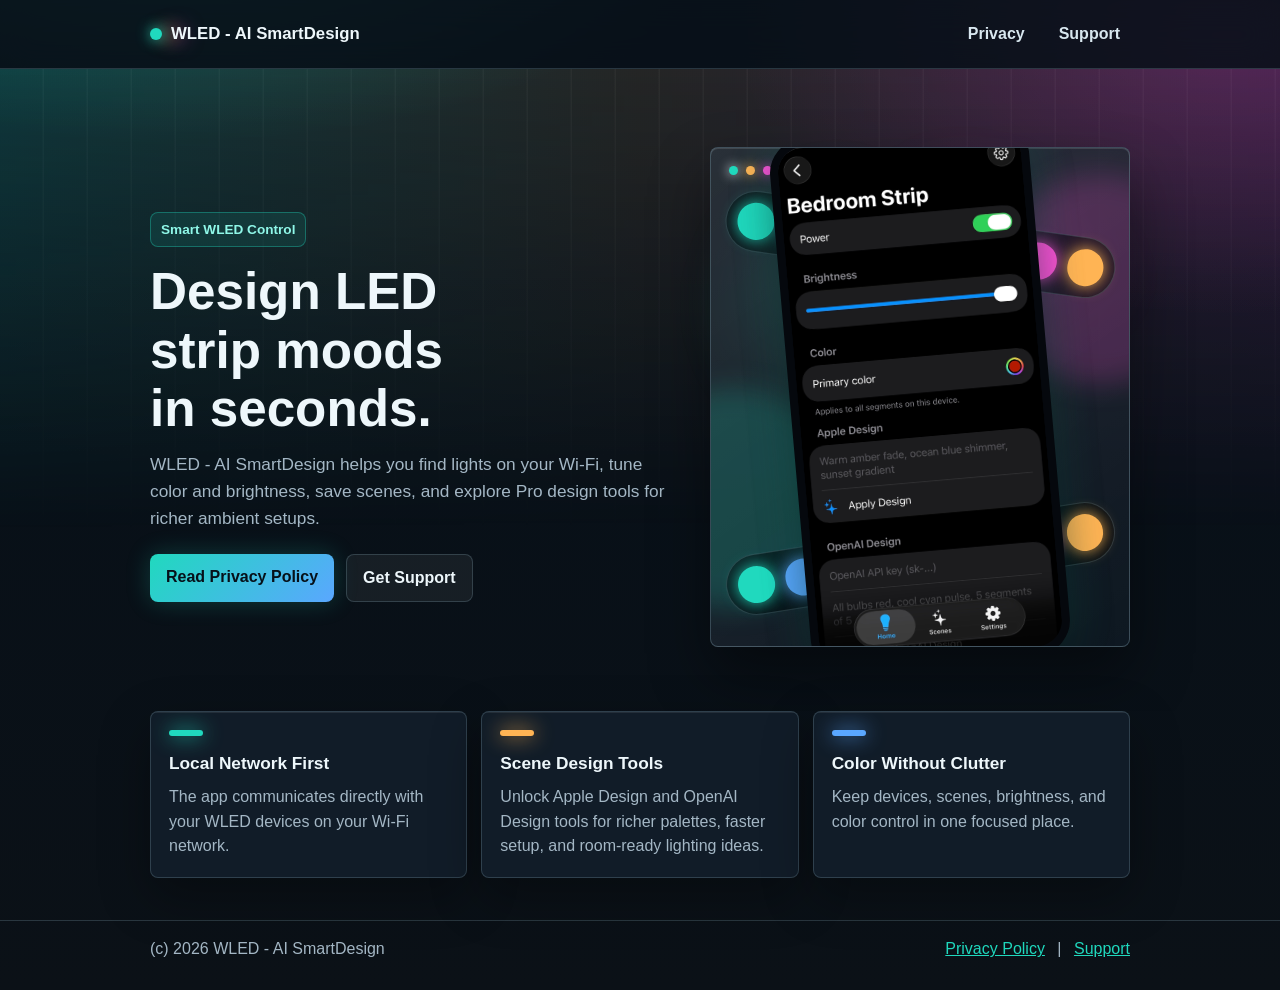
<file: index.html>
<!doctype html>
<html lang="en">
  <head>
    <meta charset="UTF-8" />
    <meta name="viewport" content="width=device-width, initial-scale=1.0" />
    <title>WLED - AI SmartDesign - Official App Site</title>
    <meta
      name="description"
      content="Control your WLED lights from iPhone. Manage devices, scenes, brightness, colors, and Pro design features."
    />
    <link rel="stylesheet" href="styles.css" />
  </head>
  <body>
    <header class="site-header">
      <div class="container nav">
        <a class="brand" href="./index.html">WLED - AI SmartDesign</a>
        <nav>
          <a href="./privacy.html">Privacy</a>
          <a href="./support.html">Support</a>
        </nav>
      </div>
    </header>

    <main>
      <section class="hero">
        <div class="container hero-grid">
          <div class="hero-copy">
            <p class="badge">Smart WLED Control</p>
            <h1>Design LED strip moods in seconds.</h1>
            <p class="lead">
              WLED - AI SmartDesign helps you find lights on your Wi-Fi, tune
              color and brightness, save scenes, and explore Pro design tools
              for richer ambient setups.
            </p>
            <div class="cta-row">
              <a class="btn" href="./privacy.html">Read Privacy Policy</a>
              <a class="btn btn-secondary" href="./support.html">Get Support</a>
            </div>
          </div>

          <div
            class="hero-visual"
            role="img"
            aria-label="WLED app screenshot with colorful LED strip preview"
          >
            <div class="glow-field"></div>
            <div class="light-panel">
              <div class="panel-topline">
                <span></span>
                <span></span>
                <span></span>
              </div>
              <div class="phone-frame">
                <img
                  class="app-screenshot"
                  src="./assets/app-bedroom-strip.jpg"
                  alt="WLED - AI SmartDesign Bedroom Strip control screen"
                />
              </div>
              <div class="led-strip led-strip-top">
                <span></span><span></span><span></span><span></span>
                <span></span><span></span><span></span><span></span>
              </div>
              <div class="led-strip led-strip-bottom">
                <span></span><span></span><span></span><span></span>
                <span></span><span></span><span></span><span></span>
              </div>
            </div>
          </div>
        </div>
      </section>

      <section class="container cards">
        <article class="card">
          <span class="card-light"></span>
          <h2>Local Network First</h2>
          <p>
            The app communicates directly with your WLED devices on your Wi-Fi
            network.
          </p>
        </article>
        <article class="card">
          <span class="card-light card-light-warm"></span>
          <h2>Scene Design Tools</h2>
          <p>
            Unlock Apple Design and OpenAI Design tools for richer palettes,
            faster setup, and room-ready lighting ideas.
          </p>
        </article>
        <article class="card">
          <span class="card-light card-light-cool"></span>
          <h2>Color Without Clutter</h2>
          <p>
            Keep devices, scenes, brightness, and color control in one focused
            place.
          </p>
        </article>
      </section>
    </main>

    <footer class="site-footer">
      <div class="container footer-wrap">
        <p>(c) <span id="year"></span> WLED - AI SmartDesign</p>
        <p>
          <a href="./privacy.html">Privacy Policy</a>
          <span class="dot">|</span>
          <a href="./support.html">Support</a>
        </p>
      </div>
    </footer>

    <script>
      document.getElementById("year").textContent = String(
        new Date().getFullYear()
      );
    </script>
  </body>
</html>
</file>
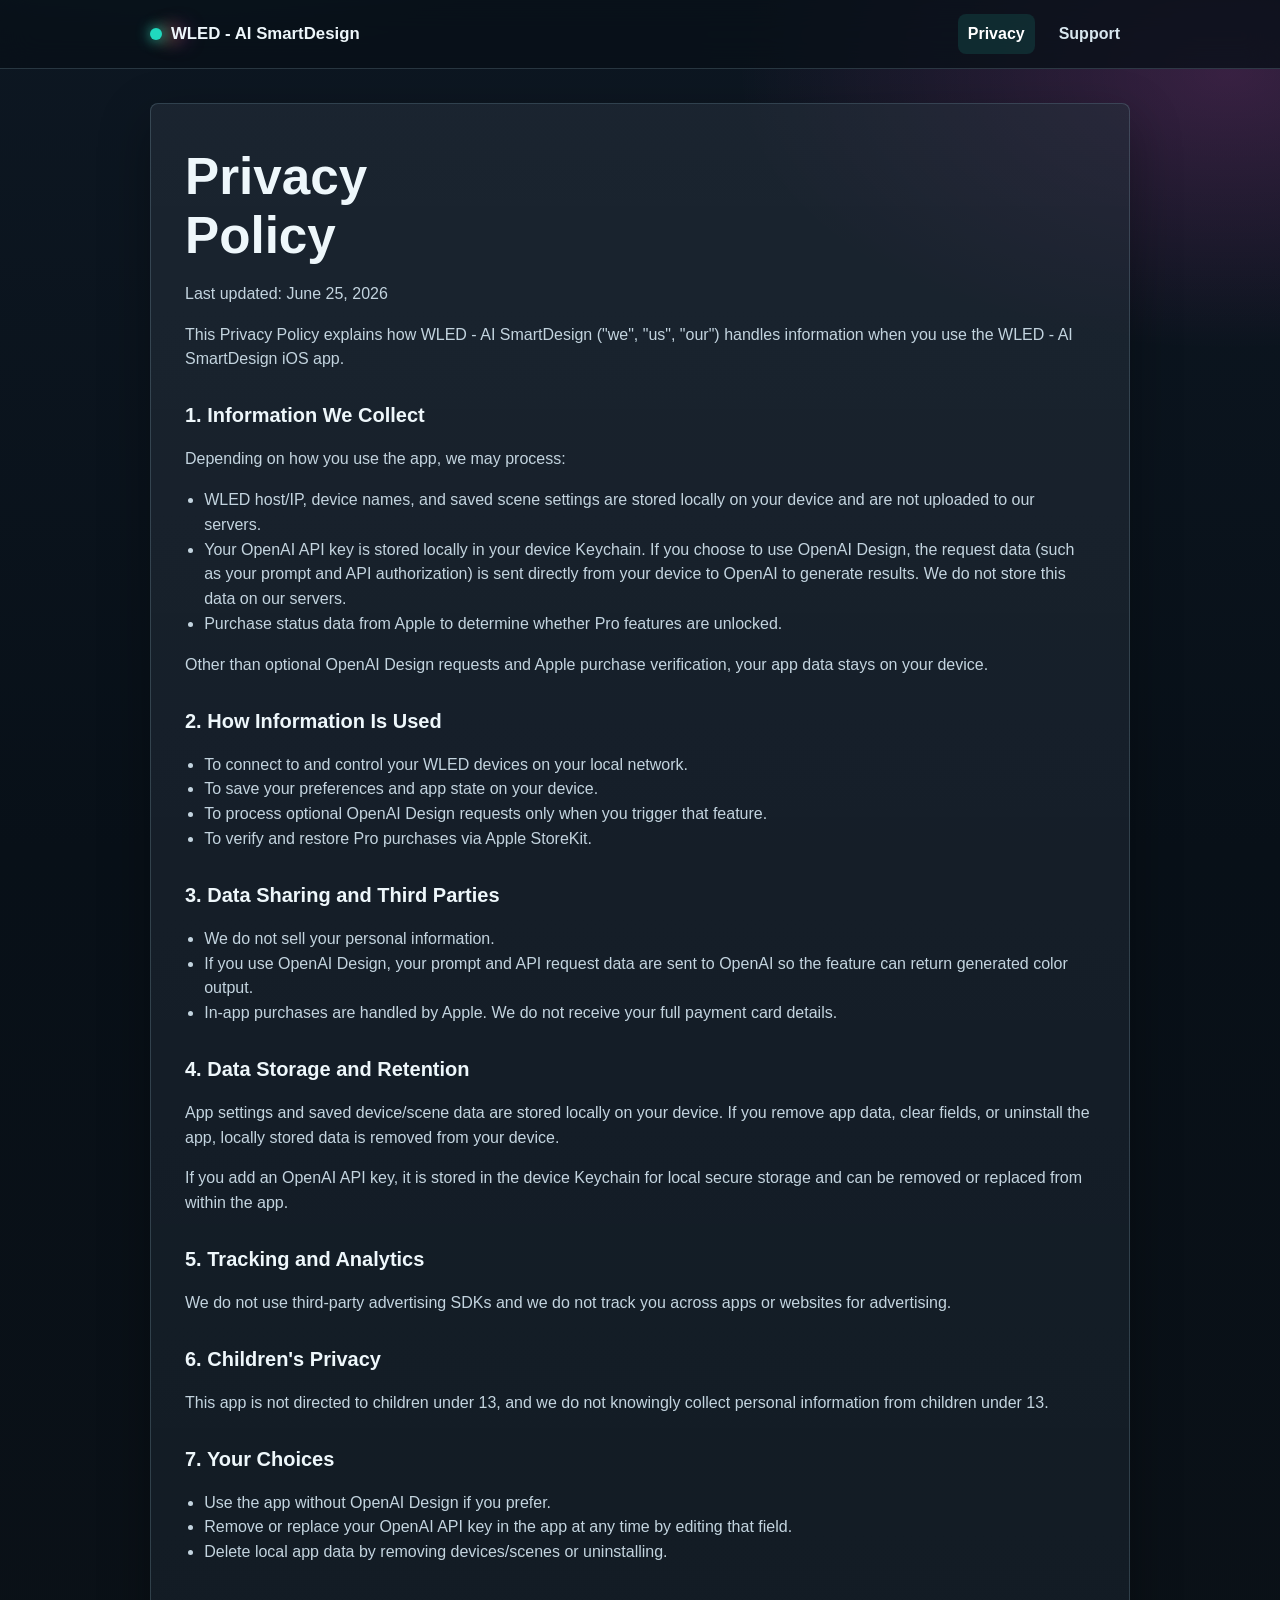
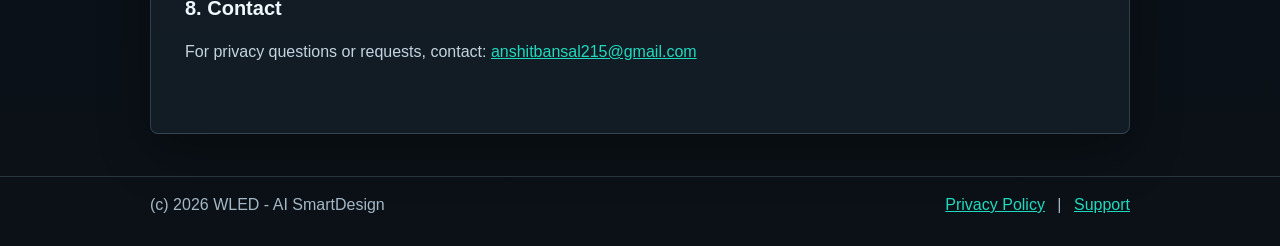
<file: privacy.html>
<!doctype html>
<html lang="en">
  <head>
    <meta charset="UTF-8" />
    <meta name="viewport" content="width=device-width, initial-scale=1.0" />
    <title>Privacy Policy - WLED - AI SmartDesign</title>
    <meta
      name="description"
      content="Privacy Policy for WLED - AI SmartDesign iOS app."
    />
    <link rel="stylesheet" href="styles.css" />
  </head>
  <body>
    <header class="site-header">
      <div class="container nav">
        <a class="brand" href="./index.html">WLED - AI SmartDesign</a>
        <nav>
          <a aria-current="page" href="./privacy.html">Privacy</a>
          <a href="./support.html">Support</a>
        </nav>
      </div>
    </header>

    <main class="container legal">
      <h1>Privacy Policy</h1>
      <p class="muted">Last updated: June 25, 2026</p>

      <p>
        This Privacy Policy explains how WLED - AI SmartDesign ("we", "us", "our")
        handles information when you use the WLED - AI SmartDesign iOS app.
      </p>

      <h2>1. Information We Collect</h2>
      <p>Depending on how you use the app, we may process:</p>
      <ul>
        <li>
          WLED host/IP, device names, and saved scene settings are stored
          locally on your device and are not uploaded to our servers.
        </li>
        <li>
          Your OpenAI API key is stored locally in your device Keychain. If you
          choose to use OpenAI Design, the request data (such as your prompt and
          API authorization) is sent directly from your device to OpenAI to
          generate results. We do not store this data on our servers.
        </li>
        <li>
          Purchase status data from Apple to determine whether Pro features are
          unlocked.
        </li>
      </ul>
      <p>
        Other than optional OpenAI Design requests and Apple purchase
        verification, your app data stays on your device.
      </p>

      <h2>2. How Information Is Used</h2>
      <ul>
        <li>To connect to and control your WLED devices on your local network.</li>
        <li>To save your preferences and app state on your device.</li>
        <li>
          To process optional OpenAI Design requests only when you trigger that
          feature.
        </li>
        <li>To verify and restore Pro purchases via Apple StoreKit.</li>
      </ul>

      <h2>3. Data Sharing and Third Parties</h2>
      <ul>
        <li>
          We do not sell your personal information.
        </li>
        <li>
          If you use OpenAI Design, your prompt and API request data are sent to
          OpenAI so the feature can return generated color output.
        </li>
        <li>
          In-app purchases are handled by Apple. We do not receive your full
          payment card details.
        </li>
      </ul>

      <h2>4. Data Storage and Retention</h2>
      <p>
        App settings and saved device/scene data are stored locally on your
        device. If you remove app data, clear fields, or uninstall the app,
        locally stored data is removed from your device.
      </p>
      <p>
        If you add an OpenAI API key, it is stored in the device Keychain for
        local secure storage and can be removed or replaced from within the app.
      </p>

      <h2>5. Tracking and Analytics</h2>
      <p>
        We do not use third-party advertising SDKs and we do not track you
        across apps or websites for advertising.
      </p>

      <h2>6. Children's Privacy</h2>
      <p>
        This app is not directed to children under 13, and we do not knowingly
        collect personal information from children under 13.
      </p>

      <h2>7. Your Choices</h2>
      <ul>
        <li>Use the app without OpenAI Design if you prefer.</li>
        <li>
          Remove or replace your OpenAI API key in the app at any time by
          editing that field.
        </li>
        <li>Delete local app data by removing devices/scenes or uninstalling.</li>
      </ul>

      <h2>8. Contact</h2>
      <p>
        For privacy questions or requests, contact:
        <a href="mailto:anshitbansal215@gmail.com"
          >anshitbansal215@gmail.com</a
        >
      </p>
    </main>

    <footer class="site-footer">
      <div class="container footer-wrap">
        <p>(c) <span id="year"></span> WLED - AI SmartDesign</p>
        <p>
          <a href="./privacy.html">Privacy Policy</a>
          <span class="dot">|</span>
          <a href="./support.html">Support</a>
        </p>
      </div>
    </footer>

    <script>
      document.getElementById("year").textContent = String(
        new Date().getFullYear()
      );
    </script>
  </body>
</html>
</file>
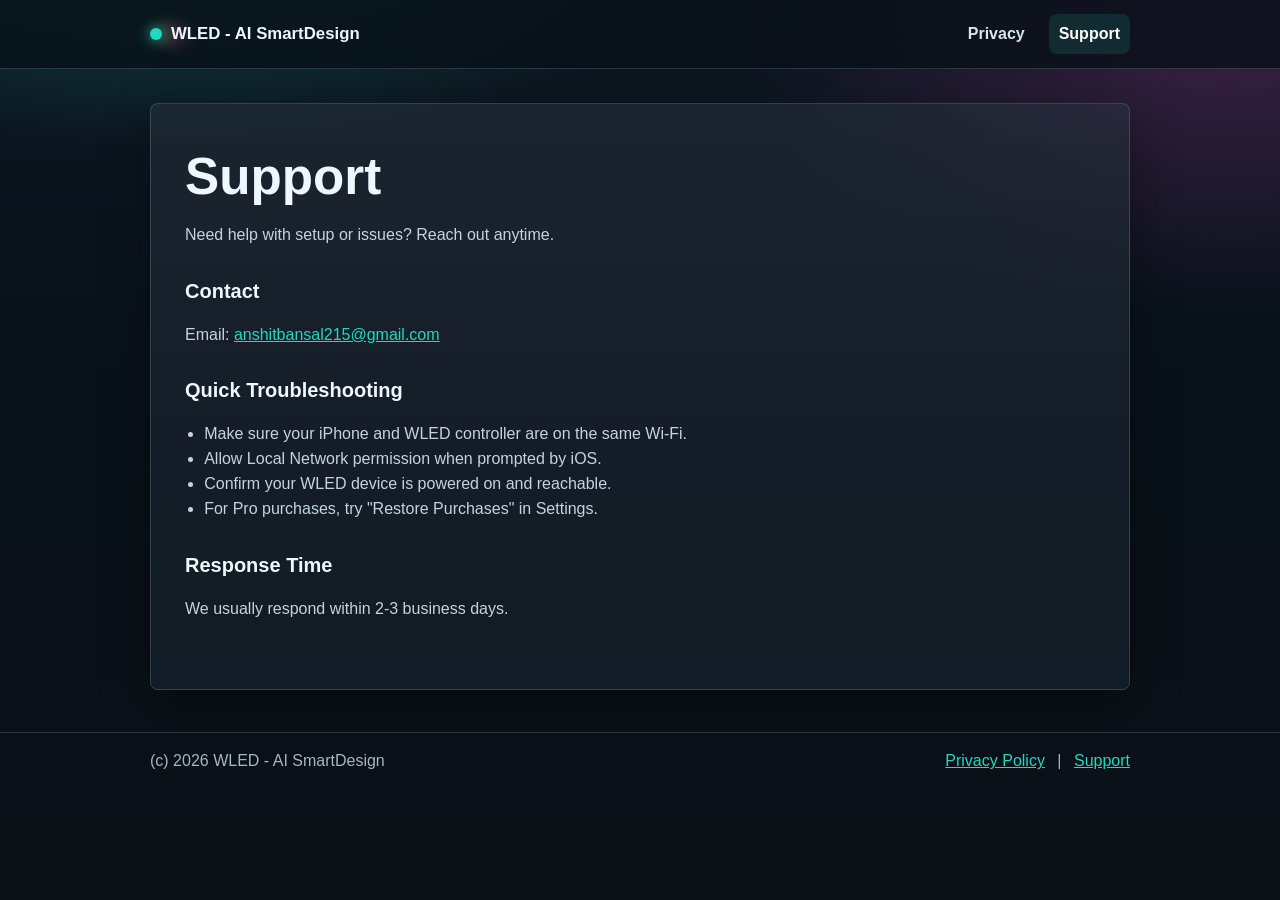
<file: support.html>
<!doctype html>
<html lang="en">
  <head>
    <meta charset="UTF-8" />
    <meta name="viewport" content="width=device-width, initial-scale=1.0" />
    <title>Support - WLED - AI SmartDesign</title>
    <meta name="description" content="Support page for WLED - AI SmartDesign." />
    <link rel="stylesheet" href="styles.css" />
  </head>
  <body>
    <header class="site-header">
      <div class="container nav">
        <a class="brand" href="./index.html">WLED - AI SmartDesign</a>
        <nav>
          <a href="./privacy.html">Privacy</a>
          <a aria-current="page" href="./support.html">Support</a>
        </nav>
      </div>
    </header>

    <main class="container legal">
      <h1>Support</h1>
      <p class="muted">Need help with setup or issues? Reach out anytime.</p>

      <h2>Contact</h2>
      <p>
        Email:
        <a href="mailto:anshitbansal215@gmail.com"
          >anshitbansal215@gmail.com</a
        >
      </p>

      <h2>Quick Troubleshooting</h2>
      <ul>
        <li>Make sure your iPhone and WLED controller are on the same Wi-Fi.</li>
        <li>Allow Local Network permission when prompted by iOS.</li>
        <li>Confirm your WLED device is powered on and reachable.</li>
        <li>For Pro purchases, try "Restore Purchases" in Settings.</li>
      </ul>

      <h2>Response Time</h2>
      <p>We usually respond within 2-3 business days.</p>
    </main>

    <footer class="site-footer">
      <div class="container footer-wrap">
        <p>(c) <span id="year"></span> WLED - AI SmartDesign</p>
        <p>
          <a href="./privacy.html">Privacy Policy</a>
          <span class="dot">|</span>
          <a href="./support.html">Support</a>
        </p>
      </div>
    </footer>

    <script>
      document.getElementById("year").textContent = String(
        new Date().getFullYear()
      );
    </script>
  </body>
</html>
</file>
<file: styles.css>
:root {
  --bg: #081018;
  --panel: #111c28;
  --ink: #eef7fb;
  --muted: #a4b7c5;
  --brand: #20d9be;
  --accent: #ffb454;
  --pink: #ff4fd8;
  --blue: #5aa7ff;
  --line: rgba(181, 225, 244, 0.18);
  --warn: #ffd1bf;
  --shadow: 0 18px 52px rgba(0, 0, 0, 0.32);
}

* {
  box-sizing: border-box;
}

html,
body {
  margin: 0;
  padding: 0;
}

body {
  font-family: "Avenir Next", "Trebuchet MS", "Segoe UI", sans-serif;
  color: var(--ink);
  background:
    radial-gradient(900px 420px at 14% -12%, rgba(32, 217, 190, 0.28), transparent 62%),
    radial-gradient(820px 460px at 96% 4%, rgba(255, 79, 216, 0.18), transparent 60%),
    linear-gradient(180deg, #0d1722 0%, #081018 46%, #0b1117 100%),
    var(--bg);
  line-height: 1.55;
  min-height: 100vh;
}

a {
  color: var(--brand);
}

.container {
  width: min(980px, 92vw);
  margin: 0 auto;
}

.site-header {
  position: sticky;
  top: 0;
  z-index: 10;
  backdrop-filter: blur(16px);
  background: rgba(8, 16, 24, 0.78);
  border-bottom: 1px solid var(--line);
}

.nav {
  min-height: 68px;
  display: flex;
  align-items: center;
  justify-content: space-between;
  gap: 12px;
}

.brand {
  display: inline-flex;
  align-items: center;
  gap: 9px;
  font-weight: 800;
  font-size: 1.05rem;
  letter-spacing: 0;
  text-decoration: none;
  color: var(--ink);
}

.brand::before {
  content: "";
  width: 12px;
  height: 12px;
  border-radius: 50%;
  background: var(--brand);
  box-shadow:
    0 0 14px rgba(32, 217, 190, 0.95),
    11px 0 18px rgba(255, 180, 84, 0.65),
    22px 0 20px rgba(255, 79, 216, 0.55);
}

nav {
  display: flex;
  gap: 14px;
}

nav a {
  text-decoration: none;
  color: #d8e7ef;
  font-weight: 650;
  padding: 8px 10px;
  border-radius: 8px;
}

nav a:hover,
nav a[aria-current="page"] {
  background: rgba(32, 217, 190, 0.12);
  color: #ffffff;
}

.hero {
  position: relative;
  overflow: hidden;
  padding: 78px 0 44px;
}

.hero::before {
  content: "";
  position: absolute;
  inset: 0;
  pointer-events: none;
  background:
    linear-gradient(90deg, rgba(32, 217, 190, 0.18), rgba(255, 180, 84, 0.1), rgba(255, 79, 216, 0.14)),
    repeating-linear-gradient(90deg, transparent 0 42px, rgba(255, 255, 255, 0.035) 43px 44px);
  -webkit-mask-image: linear-gradient(180deg, #000 0%, transparent 72%);
  mask-image: linear-gradient(180deg, #000 0%, transparent 72%);
}

.hero-grid {
  position: relative;
  display: grid;
  grid-template-columns: minmax(0, 1fr) minmax(310px, 420px);
  gap: 42px;
  align-items: center;
}

.hero-copy {
  max-width: 660px;
}

.badge {
  display: inline-block;
  margin: 0 0 8px;
  padding: 6px 10px;
  border: 1px solid rgba(32, 217, 190, 0.35);
  border-radius: 8px;
  background: rgba(32, 217, 190, 0.1);
  color: #8ff7e8;
  font-weight: 700;
  font-size: 0.85rem;
}

h1 {
  margin: 8px 0 12px;
  font-size: clamp(2rem, 5vw, 3.2rem);
  line-height: 1.15;
  max-width: 11ch;
  text-wrap: balance;
}

.lead {
  margin: 0;
  max-width: 62ch;
  color: var(--muted);
  font-size: 1.08rem;
}

.cta-row {
  margin-top: 22px;
  display: flex;
  flex-wrap: wrap;
  gap: 12px;
}

.btn {
  display: inline-block;
  background: linear-gradient(135deg, var(--brand), var(--blue));
  color: #061019;
  text-decoration: none;
  font-weight: 700;
  padding: 11px 16px;
  border-radius: 8px;
  box-shadow: 0 0 24px rgba(32, 217, 190, 0.22);
  transition: transform 0.16s ease, box-shadow 0.16s ease;
}

.btn:hover {
  transform: translateY(-1px);
  box-shadow: 0 0 34px rgba(90, 167, 255, 0.32);
}

.btn-secondary {
  background: rgba(255, 255, 255, 0.06);
  color: var(--ink);
  border: 1px solid var(--line);
  box-shadow: none;
}

.hero-visual {
  position: relative;
  min-height: 520px;
}

.glow-field {
  position: absolute;
  inset: 18px 0 auto 14px;
  height: 300px;
  border-radius: 46% 54% 51% 49%;
  background:
    radial-gradient(circle at 20% 40%, rgba(32, 217, 190, 0.44), transparent 34%),
    radial-gradient(circle at 74% 20%, rgba(255, 79, 216, 0.34), transparent 33%),
    radial-gradient(circle at 58% 78%, rgba(255, 180, 84, 0.28), transparent 32%);
  filter: blur(22px);
}

.light-panel {
  position: relative;
  min-height: 500px;
  border: 1px solid rgba(181, 225, 244, 0.24);
  border-radius: 8px;
  background:
    linear-gradient(145deg, rgba(255, 255, 255, 0.11), rgba(255, 255, 255, 0.02)),
    rgba(11, 21, 31, 0.78);
  box-shadow:
    0 28px 60px rgba(0, 0, 0, 0.42),
    inset 0 1px 0 rgba(255, 255, 255, 0.12);
  overflow: hidden;
}

.light-panel::before,
.light-panel::after {
  content: "";
  position: absolute;
  border-radius: 999px;
  filter: blur(14px);
}

.light-panel::before {
  width: 210px;
  height: 210px;
  right: -76px;
  top: 26px;
  background: rgba(255, 79, 216, 0.2);
}

.light-panel::after {
  width: 220px;
  height: 220px;
  left: -88px;
  bottom: 38px;
  background: rgba(32, 217, 190, 0.2);
}

.panel-topline {
  position: absolute;
  top: 18px;
  left: 18px;
  display: flex;
  gap: 8px;
}

.panel-topline span {
  width: 9px;
  height: 9px;
  border-radius: 50%;
  background: var(--brand);
  box-shadow: 0 0 12px currentColor;
}

.panel-topline span:nth-child(2) {
  color: var(--accent);
  background: var(--accent);
}

.panel-topline span:nth-child(3) {
  color: var(--pink);
  background: var(--pink);
}

.phone-frame {
  position: absolute;
  z-index: 2;
  left: 50%;
  top: 50%;
  width: min(260px, 68vw);
  aspect-ratio: 1206 / 2479;
  transform: translate(-50%, -50%) rotate(-5deg);
  border: 8px solid #05080d;
  border-radius: 34px;
  background: #05080d;
  box-shadow:
    0 18px 42px rgba(0, 0, 0, 0.4),
    0 0 46px rgba(32, 217, 190, 0.18);
  overflow: hidden;
}

.phone-frame::after {
  content: "";
  position: absolute;
  inset: 0;
  border-radius: 24px;
  box-shadow: inset 0 1px 0 rgba(255, 255, 255, 0.16);
  pointer-events: none;
}

.app-screenshot {
  display: block;
  width: 100%;
  height: 100%;
  border-radius: 24px;
  object-fit: cover;
}

.led-strip {
  position: absolute;
  z-index: 1;
  display: grid;
  grid-template-columns: repeat(8, 1fr);
  gap: 11px;
  width: 94%;
  left: 3%;
  padding: 11px;
  border-radius: 999px;
  background: rgba(2, 6, 10, 0.55);
  border: 1px solid rgba(181, 225, 244, 0.18);
}

.led-strip-top {
  top: 66px;
  transform: rotate(8deg);
}

.led-strip-bottom {
  bottom: 58px;
  transform: rotate(-9deg);
}

.led-strip span {
  aspect-ratio: 1;
  border-radius: 50%;
  background: var(--brand);
  box-shadow: 0 0 16px rgba(32, 217, 190, 0.95);
}

.led-strip span:nth-child(2),
.led-strip span:nth-child(6) {
  background: var(--blue);
  box-shadow: 0 0 16px rgba(90, 167, 255, 0.95);
}

.led-strip span:nth-child(3),
.led-strip span:nth-child(7) {
  background: var(--pink);
  box-shadow: 0 0 16px rgba(255, 79, 216, 0.95);
}

.led-strip span:nth-child(4),
.led-strip span:nth-child(8) {
  background: var(--accent);
  box-shadow: 0 0 16px rgba(255, 180, 84, 0.95);
}

.cards {
  display: grid;
  grid-template-columns: repeat(3, minmax(0, 1fr));
  gap: 14px;
  margin-bottom: 42px;
}

.card {
  position: relative;
  background: var(--panel);
  border: 1px solid var(--line);
  border-radius: 8px;
  padding: 18px;
  box-shadow: var(--shadow);
  overflow: hidden;
}

.card::before {
  content: "";
  position: absolute;
  inset: 0;
  border-top: 1px solid rgba(255, 255, 255, 0.08);
  pointer-events: none;
}

.card-light {
  display: block;
  width: 34px;
  height: 6px;
  margin-bottom: 14px;
  border-radius: 999px;
  background: var(--brand);
  box-shadow: 0 0 20px rgba(32, 217, 190, 0.95);
}

.card-light-warm {
  background: var(--accent);
  box-shadow: 0 0 20px rgba(255, 180, 84, 0.95);
}

.card-light-cool {
  background: var(--blue);
  box-shadow: 0 0 20px rgba(90, 167, 255, 0.95);
}

.card h2 {
  margin: 0 0 8px;
  font-size: 1.08rem;
}

.card p {
  margin: 0;
  color: var(--muted);
}

.legal {
  padding-top: 36px;
  padding-bottom: 52px;
  background:
    linear-gradient(180deg, rgba(255, 255, 255, 0.05), rgba(255, 255, 255, 0.02)),
    rgba(17, 28, 40, 0.58);
  border: 1px solid var(--line);
  border-radius: 8px;
  margin-top: 34px;
  margin-bottom: 42px;
  padding-left: clamp(18px, 4vw, 34px);
  padding-right: clamp(18px, 4vw, 34px);
  box-shadow: var(--shadow);
}

.legal h1 {
  margin-bottom: 6px;
}

.legal h2 {
  margin-top: 28px;
  margin-bottom: 8px;
  font-size: 1.25rem;
}

.legal p,
.legal li {
  color: #c3d4df;
}

.legal ul {
  padding-left: 1.2rem;
}

.muted {
  color: var(--muted);
}

.warning {
  margin-top: 20px;
  padding: 10px 12px;
  border-left: 4px solid var(--accent);
  background: rgba(255, 180, 84, 0.12);
  color: var(--warn);
  border-radius: 6px;
}

.site-footer {
  border-top: 1px solid var(--line);
  padding: 16px 0 28px;
}

.footer-wrap {
  display: flex;
  justify-content: space-between;
  gap: 12px;
  align-items: center;
  flex-wrap: wrap;
}

.footer-wrap p {
  margin: 0;
  color: var(--muted);
}

.dot {
  margin: 0 8px;
}

@media (max-width: 840px) {
  .hero-grid {
    grid-template-columns: 1fr;
    gap: 30px;
  }

  .cards {
    grid-template-columns: 1fr;
  }

  .hero {
    padding-top: 40px;
  }

  h1 {
    max-width: 12ch;
  }

  .nav {
    min-height: 62px;
  }

  .hero-visual {
    min-height: 470px;
  }

  .light-panel {
    min-height: 450px;
  }

  .phone-frame {
    width: min(226px, 70vw);
  }
}

@media (max-width: 560px) {
  .container {
    width: min(100% - 28px, 980px);
  }

  .nav {
    align-items: flex-start;
    flex-direction: column;
    gap: 4px;
    padding: 12px 0;
  }

  nav a {
    padding-left: 0;
  }

  .cta-row {
    flex-direction: column;
  }

  .btn {
    text-align: center;
  }

  .hero-visual {
    min-height: 405px;
  }

  .light-panel {
    min-height: 390px;
  }

  .phone-frame {
    width: min(188px, 66vw);
    border-width: 7px;
    border-radius: 28px;
  }

  .app-screenshot,
  .phone-frame::after {
    border-radius: 20px;
  }

  .led-strip {
    gap: 8px;
    padding: 9px;
  }
}
</file>
